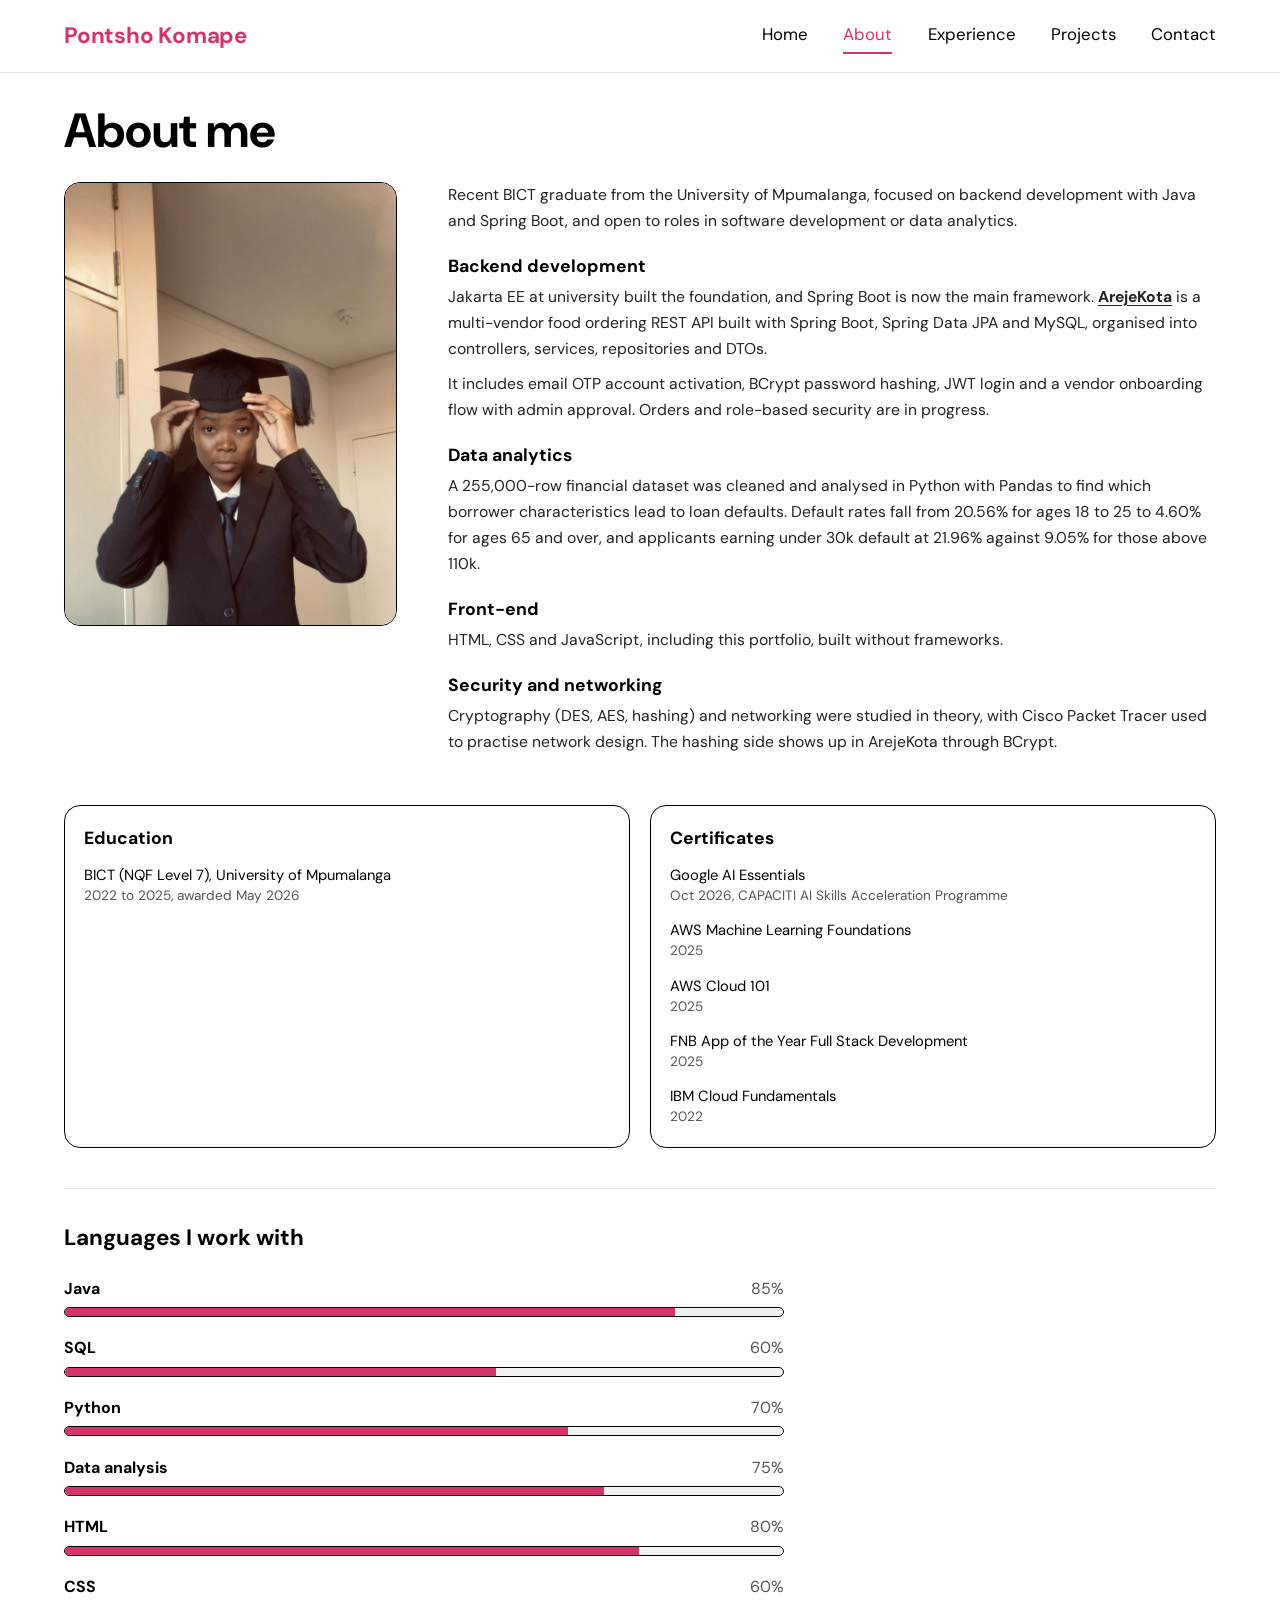
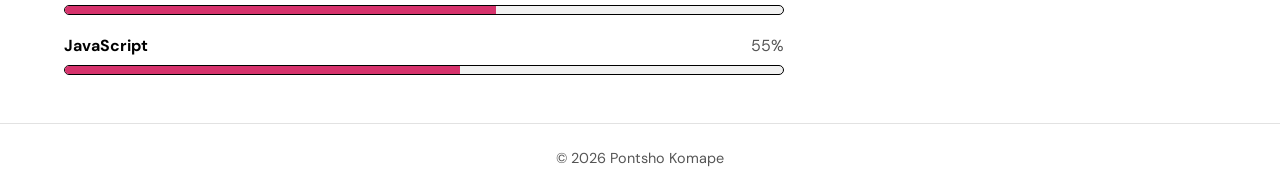
<file: about.html>
<!DOCTYPE html>
<html lang="en">
<head>
<meta charset="utf-8">
<meta name="viewport" content="width=device-width, initial-scale=1">
<title>About | Pontsho Komape</title>
<link rel="preconnect" href="https://fonts.googleapis.com">
<link rel="preconnect" href="https://fonts.gstatic.com" crossorigin>
<link href="https://fonts.googleapis.com/css2?family=DM+Sans:wght@400;500;700&display=swap" rel="stylesheet">
<link rel="stylesheet" href="css/style.css">
</head>
<body>

<header class="site-header">
  <div class="bar">
    <a class="logo" href="index.html">Pontsho Komape</a>
    <button class="burger" aria-label="Open menu" aria-expanded="false" aria-controls="nav">
      <span></span><span></span><span></span>
    </button>
    <nav id="nav" class="nav">
    <a href="index.html">Home</a> 
      <a href="about.html" aria-current="page">About</a>
      <a href="experience.html">Experience</a>
      <a href="projects.html">Projects</a>
      <a href="contact.html">Contact</a>
    </nav>
  </div>
</header>

<main class="page">
  <h1 class="page-title">About me</h1>

  <section class="about">
    <div class="about-photo">
      <img src="images/aboutmeimage.jpeg" alt="Pontsho Komape in graduation attire" data-fallback>
    </div>

    <div class="about-text">
      <p>Recent BICT graduate from the University of Mpumalanga, focused on backend development with Java and Spring Boot, and open to roles in software development or data analytics.</p>

      <h2>Backend development</h2>
      <p>Jakarta EE at university built the foundation, and Spring Boot is now the main framework. <a href="https://github.com/Komape-Pontsho-Rouwen/ArejeKota-backend">ArejeKota</a> is a multi-vendor food ordering REST API built with Spring Boot, Spring Data JPA and MySQL, organised into controllers, services, repositories and DTOs.</p>
      <p>It includes email OTP account activation, BCrypt password hashing, JWT login and a vendor onboarding flow with admin approval. Orders and role-based security are in progress.</p>

      <h2>Data analytics</h2>
      <p>A 255,000-row financial dataset was cleaned and analysed in Python with Pandas to find which borrower characteristics lead to loan defaults. Default rates fall from 20.56% for ages 18 to 25 to 4.60% for ages 65 and over, and applicants earning under 30k default at 21.96% against 9.05% for those above 110k.</p>

      <h2>Front-end</h2>
      <p>HTML, CSS and JavaScript, including this portfolio, built without frameworks.</p>

      <h2>Security and networking</h2>
      <p>Cryptography (DES, AES, hashing) and networking were studied in theory, with Cisco Packet Tracer used to practise network design. The hashing side shows up in ArejeKota through BCrypt.</p>
    </div>
  </section>

  <section class="about-boxes">
    <div class="box">
      <h3>Education</h3>
      <ul>
        <li>BICT (NQF Level 7), University of Mpumalanga<span>2022 to 2025, awarded May 2026</span></li>
      </ul>
    </div>
    <div class="box">
      <h3>Certificates</h3>
      <ul>
        <li>Google AI Essentials<span>Oct 2026, CAPACITI AI Skills Acceleration Programme</span></li>
        <li>AWS Machine Learning Foundations<span>2025</span></li>
        <li>AWS Cloud 101<span>2025</span></li>
        <li>FNB App of the Year Full Stack Development<span>2025</span></li>
        <li>IBM Cloud Fundamentals<span>2022</span></li>
      </ul>
    </div>
  </section>


  <section class="skills-section" aria-labelledby="skills-h">
  <h2 id="skills-h">Languages I work with</h2>
  <div class="skills">
    <div class="skill">
      <div class="skill-top"><span>Java</span><span>85%</span></div>
      <div class="track" role="img" aria-label="Java 85 percent"><div class="fill" style="width:85%"></div></div>
    </div>
    <div class="skill">
      <div class="skill-top"><span>SQL</span><span>60%</span></div>
      <div class="track" role="img" aria-label="SQL 60 percent"><div class="fill" style="width:60%"></div></div>
    </div>
    <div class="skill">
      <div class="skill-top"><span>Python</span><span>70%</span></div>
      <div class="track" role="img" aria-label="Python 70 percent"><div class="fill" style="width:70%"></div></div>
    </div>
    <div class="skill">
      <div class="skill-top"><span>Data analysis</span><span>75%</span></div>
      <div class="track" role="img" aria-label="Data analysis 75 percent"><div class="fill" style="width:75%"></div></div>
    </div>
    <div class="skill">
      <div class="skill-top"><span>HTML</span><span>80%</span></div>
      <div class="track" role="img" aria-label="HTML 80 percent"><div class="fill" style="width:80%"></div></div>
    </div>
    <div class="skill">
      <div class="skill-top"><span>CSS</span><span>60%</span></div>
      <div class="track" role="img" aria-label="CSS 60 percent"><div class="fill" style="width:60%"></div></div>
    </div>
    <div class="skill">
      <div class="skill-top"><span>JavaScript</span><span>55%</span></div>
      <div class="track" role="img" aria-label="JavaScript 55 percent"><div class="fill" style="width:55%"></div></div>
    </div>
  </div>
</section>

</main>

<footer class="site-footer">&copy; <span class="year">2026</span> Pontsho Komape</footer>

<script src="js/main.js"></script>
</body>
</html>
</file>
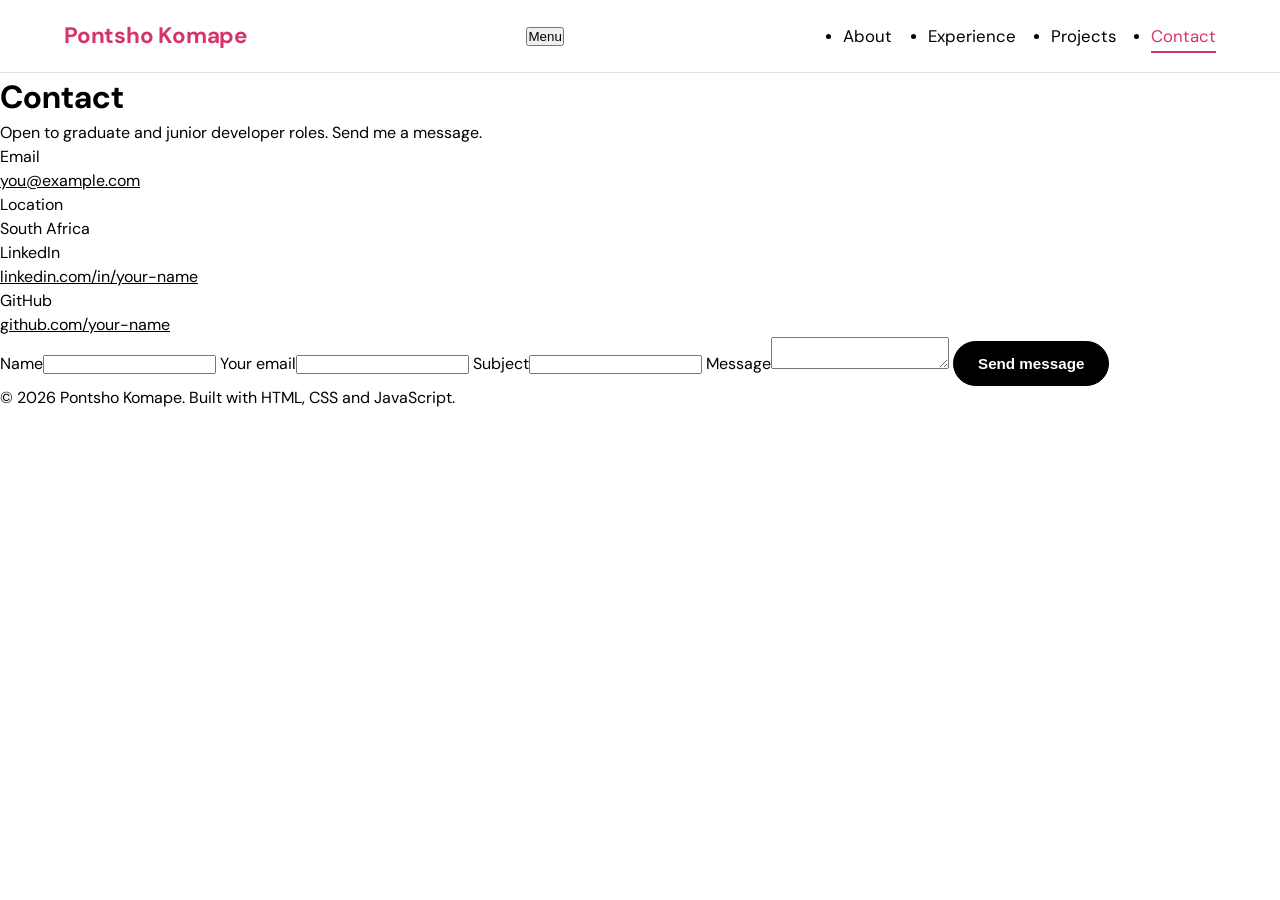
<file: contact.html>
<!DOCTYPE html>
<html lang="en">
<head>
<meta charset="utf-8">
<meta name="viewport" content="width=device-width, initial-scale=1">
<title>Contact | Pontsho Komape</title>
<link rel="preconnect" href="https://fonts.googleapis.com">
<link rel="preconnect" href="https://fonts.gstatic.com" crossorigin>
<link href="https://fonts.googleapis.com/css2?family=DM+Sans:wght@400;600&family=DM+Serif+Display&display=swap" rel="stylesheet">
<link rel="stylesheet" href="css/style.css">
</head>
<body>
<header class="site-header"><div class="wrap bar">
<a class="logo" href="index.html">Pontsho Komape</a>
<button class="menu-btn" aria-expanded="false" aria-controls="nav">Menu</button>
<ul class="nav" id="nav">
<li><a href="about.html">About</a></li>
<li><a href="experience.html">Experience</a></li>
<li><a href="projects.html">Projects</a></li>
<li><a href="contact.html" aria-current="page">Contact</a></li>
</ul></div></header>
<main>
<div class="wrap">
<div class="page-head"><h1>Contact</h1><p class="lead">Open to graduate and junior developer roles. Send me a message.</p></div>
<div class="contact">
<dl>
<div><dt>Email</dt><dd><a href="mailto:you@example.com">you@example.com</a></dd></div>
<div><dt>Location</dt><dd>South Africa</dd></div>
<div><dt>LinkedIn</dt><dd><a href="https://www.linkedin.com/in/YOUR-LINKEDIN">linkedin.com/in/your-name</a></dd></div>
<div><dt>GitHub</dt><dd><a href="https://github.com/YOUR-GITHUB">github.com/your-name</a></dd></div>
</dl>
<form id="contact-form" data-email="you@example.com">
<label>Name<input name="name" required autocomplete="name"></label>
<label>Your email<input name="email" type="email" required autocomplete="email"></label>
<label>Subject<input name="subject"></label>
<label>Message<textarea name="message" required></textarea></label>
<button class="btn solid" type="submit">Send message</button>
</form>
</div>
</div>
</main>
<footer><div class="wrap">&copy; <span class="year">2026</span> Pontsho Komape. Built with HTML, CSS and JavaScript.</div></footer>
<script src="js/main.js"></script>
</body>
</html>
</file>
<file: css/style.css>
:root{
  --black:#000;
  --white:#fff;
  --grey:#555;
   --pink:#d6336c;
  --line:#e2e2e2;
  --font:"DM Sans",system-ui,-apple-system,"Segoe UI",sans-serif;
  --header-h:72px;
}
*{box-sizing:border-box;margin:0;padding:0}
body{font-family:var(--font);color:var(--black);background:var(--white);line-height:1.5}
a{color:inherit}
:focus-visible{outline:2px solid var(--black);outline-offset:3px}

/*  Header*/

.site-header{background:var(--white);border-bottom:1px solid var(--line);position:relative;z-index:20}
.bar{height:var(--header-h);padding:0 clamp(1.25rem,5vw,4rem);display:flex;align-items:center;justify-content:space-between}
.logo{font-size:1.4rem;font-weight:700;text-decoration:none;letter-spacing:-.01em;color:var(--pink)}
.nav{display:flex;gap:2.2rem}
.nav a{text-decoration:none;font-size:1.05rem;padding:.3rem 0;border-bottom:2px solid transparent}
.nav a:hover,.nav a[aria-current="page"]{color:var(--pink);border-bottom-color:var(--pink)}

/* hamburger (hidden on desktop) */

.burger{display:none;width:44px;height:44px;background:none;border:0;cursor:pointer;
  flex-direction:column;justify-content:center;align-items:center;gap:6px}
.burger span{display:block;width:26px;height:2.5px;background:var(--black);border-radius:2px;
  transition:transform .25s,opacity .2s}
.burger[aria-expanded="true"] span:nth-child(1){transform:translateY(8.5px) rotate(45deg)}
.burger[aria-expanded="true"] span:nth-child(2){opacity:0}
.burger[aria-expanded="true"] span:nth-child(3){transform:translateY(-8.5px) rotate(-45deg)}

/* Hero -- phones: photo and text stay side by side, photo small at the top right */

.hero{
  display:flex;flex-direction:row-reverse;align-items:flex-start;justify-content:space-between;
  gap:1rem;padding:2rem clamp(1.25rem,5vw,4rem) 3rem;
}
.hero-photo{flex:0 0 clamp(92px,27vw,130px)}
.hero-photo img,.photo-fallback{
  display:block;width:100%;aspect-ratio:1;border-radius:50%;
  object-fit:cover;object-position:50% 20%;
  border:2px solid var(--black);
}

.photo-fallback{display:grid;place-items:center;font-size:2rem;font-weight:700;background:#f2f2f2}

.hero-text{flex:1;min-width:0;text-align:left}
.hello{color:var(--grey);font-size:clamp(.85rem,3vw,1.1rem)}
.hero h1{font-size:clamp(1.7rem,7.5vw,3rem);font-weight:700;line-height:1.1;margin:.25rem 0 .7rem}
.role{color:#333;font-size:clamp(.85rem,3.2vw,1.35rem);line-height:1.45}

.actions{display:flex;flex-wrap:wrap;gap:.6rem;margin-top:1.3rem}
.btn{display:inline-block;text-decoration:none;font-weight:700;font-size:.85rem;
  padding:.7rem 1.2rem;border:1.5px solid var(--black);border-radius:999px;
  transition:background .2s,color .2s}
.btn.solid{background:var(--black);color:var(--white)}
.btn.solid:hover{background:var(--white);color:var(--black)}
.btn.line{background:var(--white);color:var(--black)}
.btn.line:hover{background:var(--black);color:var(--white)}

.social{display:flex;gap:.7rem;margin-top:1.1rem}
.social a{width:38px;height:38px;border-radius:50%;background:var(--black);color:var(--white);
  display:grid;place-items:center;font-weight:700;font-size:.95rem;text-decoration:none;
  border:1.5px solid var(--black);transition:background .2s,color .2s}
.social a:hover{background:var(--white);color:var(--black)}
.social svg{width:20px;height:20px;fill:currentColor}

/* Tablet and desktop: big photo left, centred text right */

@media (min-width:768px){
  .hero{flex-direction:row;align-items:center;justify-content:center;gap:clamp(2rem,6vw,6rem);
    min-height:calc(100vh - var(--header-h));padding:2rem clamp(1.25rem,5vw,4rem)}
  .hero-photo{flex:0 0 clamp(280px,36vw,460px)}
  .hero-photo img,.photo-fallback{border-width:3px}
  .hero-text{text-align:center}
  .hello{font-size:1.15rem}
  .hero h1{font-size:clamp(2.2rem,4vw,3.4rem)}
  .role{font-size:clamp(1.1rem,1.8vw,1.6rem);max-width:30ch;margin-inline:auto}
  .actions,.social{justify-content:center}
  .btn{font-size:.95rem;padding:.8rem 1.5rem}
}

/* Phones hamburger menu  */

@media (max-width:767px){
  :root{--header-h:64px}
  .logo{font-size:1.2rem}
  .burger{display:flex}
  .nav{
    display:none;position:absolute;top:var(--header-h);left:0;right:0;
    flex-direction:column;gap:0;background:var(--white);
    border-bottom:1px solid var(--black);padding:.4rem clamp(1.25rem,5vw,4rem) 1rem;
  }
  .nav.open{display:flex}
  .nav a{padding:.9rem 0;border-bottom:1px solid var(--line);font-size:1.1rem}
  .nav a:last-child{border-bottom:0}
}

@media (prefers-reduced-motion:reduce){*{transition:none!important}}


.page{max-width:1100px;margin:0 auto;padding:2rem clamp(1.25rem,5vw,4rem) 3rem}
.page-title{font-size:clamp(1.8rem,6vw,3rem);font-weight:700;line-height:1.1;margin-bottom:1.5rem}

.about{display:flex;flex-direction:row-reverse;align-items:flex-start;gap:1rem}
.about-photo{flex:0 0 clamp(92px,27vw,130px)}
.about-photo img,.about-photo .photo-fallback{
  display:block;width:100%;aspect-ratio:3/4;object-fit:cover;object-position:50% 20%;
  border-radius:12px;border:1.5px solid var(--black);
}
.about-photo .photo-fallback{background:#f2f2f2;font-size:1.4rem}

.about-text{flex:1;min-width:0}
.about-text .page-title{margin-bottom:1rem}
.about-text p{font-size:.9rem;line-height:1.6;color:#222;margin-bottom:.6rem}
.about-text h2{font-size:1rem;font-weight:700;margin:1.1rem 0 .3rem}
.about-text a{font-weight:700;text-decoration:underline;text-underline-offset:3px}
.about-text a:hover{text-decoration-thickness:2px}

.about-boxes{display:grid;grid-template-columns:1fr 1fr;gap:1.2rem;margin-top:2.5rem}
.box{border:1.5px solid var(--black);border-radius:16px;padding:1.2rem}
.box h3{font-size:1.1rem;font-weight:700;margin-bottom:.8rem}
.box ul{list-style:none;display:grid;gap:.8rem}
.box li{font-size:.92rem}
.box li span{display:block;color:var(--grey);font-size:.85rem}

.skills-section{margin-top:2.5rem;padding-top:2rem;border-top:1px solid var(--line)}
.skills-section h2{font-size:1.4rem;font-weight:700}
.skills{margin-top:1.4rem;display:grid;gap:1.2rem;max-width:720px}
.skill-top{display:flex;justify-content:space-between;font-weight:700;margin-bottom:.4rem}
.skill-top span:last-child{font-weight:400;color:var(--grey)}
.track{height:10px;background:#f1f1f1;border:1.5px solid var(--black);border-radius:999px;overflow:hidden}
.fill{height:100%;background:var(--pink)}

.site-footer{border-top:1px solid var(--line);padding:1.5rem;text-align:center;color:var(--grey);font-size:.9rem}

@media (min-width:768px){
  .page{max-width:1280px}
  .about{flex-direction:row;gap:clamp(2rem,4vw,4rem)}
  .about-photo{flex:0 0 clamp(260px,26vw,340px)}
  .about-photo img,.about-photo .photo-fallback{border-radius:16px}
  .about-text p{font-size:.98rem;line-height:1.65}
  .about-text h2{font-size:1.1rem;margin:1.2rem 0 .3rem}
}

@media (max-width:767px){
  .about-boxes{grid-template-columns:1fr}
}

/*About Section*/

.section{max-width:1280px;margin:0 auto;padding:3.5rem clamp(1.25rem,5vw,4rem);border-top:1px solid var(--line)}
.section-title{font-size:clamp(1.8rem,6vw,3rem);font-weight:700;line-height:1.1;margin-bottom:1rem;color:var(--pink)}

.about{display:flex;flex-direction:row-reverse;align-items:flex-start;gap:1rem}
.about-photo{flex:0 0 clamp(92px,27vw,130px)}
.about-photo img,.about-photo .photo-fallback{
  display:block;width:100%;aspect-ratio:3/4;object-fit:cover;object-position:50% 20%;
  border-radius:12px;border:1.5px solid var(--black);
}
.about-photo .photo-fallback{background:#f2f2f2;font-size:1.4rem}
.about-text{flex:1;min-width:0}
.about-text p{font-size:.9rem;line-height:1.6;color:#222;margin-bottom:.6rem}
.about-text h3{font-size:1rem;font-weight:700;margin:1.1rem 0 .3rem}
.about-text a{font-weight:700;text-decoration:underline;text-underline-offset:3px}
.about-text a:hover{text-decoration-thickness:2px}

.boxes{display:grid;grid-template-columns:1fr 1fr;gap:1.2rem;margin-top:2.5rem}
.box{border:1.5px solid var(--black);border-radius:16px;padding:1.2rem}
.box h3{font-size:1.1rem;font-weight:700;margin-bottom:.8rem}
.box ul{list-style:none;display:grid;gap:.8rem}
.box li{font-size:.92rem}
.box li span{display:block;color:var(--grey);font-size:.85rem}

.project-grid{display:grid;grid-template-columns:repeat(auto-fit,minmax(280px,1fr));gap:1.5rem}
.project{border:1.5px solid var(--black);border-radius:16px;overflow:hidden;display:flex;flex-direction:column;background:var(--white)}
.project-shot{display:block;width:100%;aspect-ratio:16/9;object-fit:cover;background:#f2f2f2;border-bottom:1.5px solid var(--black)}
.project-body{padding:1.2rem;display:flex;flex-direction:column;flex:1}
.project-body h3{font-size:1.1rem;font-weight:700}
.project-body .meta{color:var(--grey);font-size:.85rem;margin:.15rem 0 .7rem}
.project-body p{font-size:.92rem;line-height:1.6;color:#222;margin-bottom:.6rem}
.project-body .stack{color:var(--grey);font-size:.85rem;margin-top:auto;padding-top:.4rem}
.project-links{display:flex;flex-wrap:wrap;gap:.6rem;margin-top:.8rem}
.project-links .btn{display:inline-flex;align-items:center;gap:.5rem}
.project-links svg{width:18px;height:18px;flex:0 0 auto}

.skills{display:grid;gap:1.2rem;max-width:720px}
.skill-top{display:flex;justify-content:space-between;font-weight:700;margin-bottom:.4rem}
.skill-top span:last-child{font-weight:400;color:var(--grey)}
.track{height:10px;background:#f1f1f1;border:1.5px solid var(--black);border-radius:999px;overflow:hidden}
.fill{height:100%;background:var(--pink)}

@media (min-width:768px){
  .about{flex-direction:row;gap:clamp(2rem,4vw,4rem)}
  .about-photo{flex:0 0 clamp(260px,26vw,340px)}
  .about-photo img,.about-photo .photo-fallback{border-radius:16px}
  .about-text p{font-size:.98rem;line-height:1.65}
  .about-text h3{font-size:1.1rem;margin:1.2rem 0 .3rem}
}

@media (max-width:767px){
  .boxes{grid-template-columns:1fr}
}

.section{max-width:1280px;margin:0 auto;padding:3.5rem clamp(1.25rem,5vw,4rem);border-top:1px solid var(--line)}
.section-title{font-size:clamp(1.8rem,6vw,3rem);font-weight:700;line-height:1.1;margin-bottom:1rem;color:var(--pink)}

.about{display:flex;flex-direction:row-reverse;align-items:flex-start;gap:1rem}
.about-photo{flex:0 0 clamp(92px,27vw,130px)}
.about-photo img,.about-photo .photo-fallback{
  display:block;width:100%;aspect-ratio:3/4;object-fit:cover;object-position:50% 20%;
  border-radius:12px;border:1.5px solid var(--black);
}
.about-photo .photo-fallback{background:#f2f2f2;font-size:1.4rem}
.about-text{flex:1;min-width:0}
.about-text p{font-size:.9rem;line-height:1.6;color:#222;margin-bottom:.6rem}
.about-text h3{font-size:1rem;font-weight:700;margin:1.1rem 0 .3rem}
.about-text a{font-weight:700;text-decoration:underline;text-underline-offset:3px}
.about-text a:hover{text-decoration-thickness:2px}

.boxes{display:grid;grid-template-columns:1fr 1fr;gap:1.2rem;margin-top:2.5rem}
.box{border:1.5px solid var(--black);border-radius:16px;padding:1.2rem}
.box h3{font-size:1.1rem;font-weight:700;margin-bottom:.8rem}
.box ul{list-style:none;display:grid;gap:.8rem}
.box li{font-size:.92rem}
.box li span{display:block;color:var(--grey);font-size:.85rem}

.project-grid{display:grid;grid-template-columns:repeat(auto-fit,minmax(280px,1fr));gap:1.5rem}
.project{border:1.5px solid var(--black);border-radius:16px;overflow:hidden;display:flex;flex-direction:column;background:var(--white)}
.project-shot{display:block;width:100%;aspect-ratio:16/9;object-fit:cover;background:#f2f2f2;border-bottom:1.5px solid var(--black)}
.project-body{padding:1.2rem;display:flex;flex-direction:column;flex:1}
.project-body h3{font-size:1.1rem;font-weight:700}
.project-body .meta{color:var(--grey);font-size:.85rem;margin:.15rem 0 .7rem}
.project-body p{font-size:.92rem;line-height:1.6;color:#222;margin-bottom:.6rem}
.project-body .stack{color:var(--grey);font-size:.85rem;margin-top:auto;padding-top:.4rem}
.project-links{display:flex;flex-wrap:wrap;gap:.6rem;margin-top:.8rem}
.project-links .btn{display:inline-flex;align-items:center;gap:.5rem}
.project-links svg{width:18px;height:18px;flex:0 0 auto}

.skills{display:grid;gap:1.2rem;max-width:720px}
.skill-top{display:flex;justify-content:space-between;font-weight:700;margin-bottom:.4rem}
.skill-top span:last-child{font-weight:400;color:var(--grey)}
.track{height:10px;background:#f1f1f1;border:1.5px solid var(--black);border-radius:999px;overflow:hidden}
.fill{height:100%;background:var(--pink)}

@media (min-width:768px){
  .about{flex-direction:row;gap:clamp(2rem,4vw,4rem)}
  .about-photo{flex:0 0 clamp(260px,26vw,340px)}
  .about-photo img,.about-photo .photo-fallback{border-radius:16px}
  .about-text p{font-size:.98rem;line-height:1.65}
  .about-text h3{font-size:1.1rem;margin:1.2rem 0 .3rem}
}

@media (max-width:767px){
  .boxes{grid-template-columns:1fr}
}
</file>
